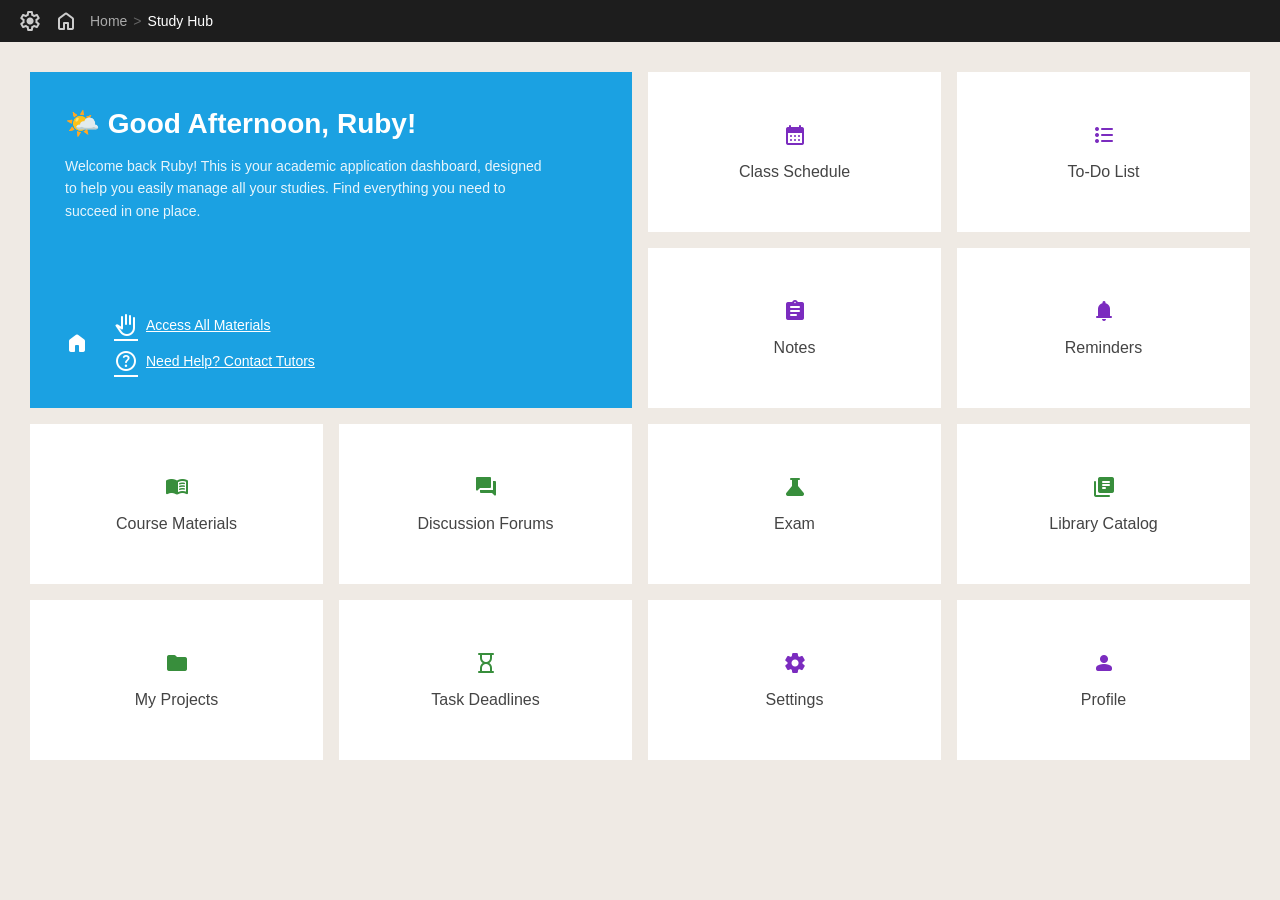
<file: index.html>
<!DOCTYPE html>
<html lang="en">
<head>
    <meta charset="UTF-8">
    <meta name="viewport" content="width=device-width, initial-scale=1.0">
    <title>Study Hub</title>
    <link rel="stylesheet" href="style.css">
    <link rel="stylesheet" href="https://fonts.googleapis.com/css2?family=Material+Symbols+Rounded:opsz,wght,FILL,GRAD@24,300,0,0">
</head>
<body>
    <header class="topbar">
        <span class="material-symbols-rounded topbar-icon">settings</span>
        <span class="material-symbols-rounded topbar-icon">home</span>
        <nav class="breadcrumbs">
            <a href="#">Home</a>
            <span>&gt;</span>
            <a href="#" class="active">Study Hub</a>
        </nav>
    </header>

    <main class="dashboard">
        <section class="tile welcome">
            <div class="welcome-content">
                <h2>Welcome to Study Hub</h2>
                <p>
                    Welcome back Ruby! This is your academic application dashboard, designed
                    to help you easily manage all your studies. Find
                    everything you need to succeed in one place.
                </p>
            </div>
            <div class="welcome-bottom">
                <span class="material-symbols-rounded home-icon">home</span>
                <div class="welcome-links">
                    <a href="#" class="link-item">
                        <span class="material-symbols-rounded">back_hand</span> Access All Materials
                    </a>
                    <a href="#" class="link-item">
                        <span class="material-symbols-rounded">help</span> Need Help? Contact Tutors
                    </a>
                </div>
            </div>
        </section>

        <section class="tile purple">
            <span class="material-symbols-rounded tile-icon">calendar_month</span>
            <h3 class="tile-title">Class Schedule</h3>
        </section>

        <section class="tile purple">
            <span class="material-symbols-rounded tile-icon">format_list_bulleted</span>
            <h3 class="tile-title">To-Do List</h3>
        </section>

        <section class="tile purple">
            <span class="material-symbols-rounded tile-icon">assignment</span>
            <h3 class="tile-title">Notes</h3>
        </section>

        <section class="tile purple">
            <span class="material-symbols-rounded tile-icon">notifications</span>
            <h3 class="tile-title">Reminders</h3>
        </section>

        <section class="tile green">
            <span class="material-symbols-rounded tile-icon">menu_book</span>
            <h3 class="tile-title">Course Materials</h3>
        </section>

        <section class="tile green">
            <span class="material-symbols-rounded tile-icon">forum</span>
            <h3 class="tile-title">Discussion Forums</h3>
        </section>


        <section class="tile green">
            <span class="material-symbols-rounded tile-icon">science</span>
            <h3 class="tile-title">Exam</h3>
        </section>

        <section class="tile green">
            <span class="material-symbols-rounded tile-icon">library_books</span>
            <h3 class="tile-title">Library Catalog</h3>
        </section>

        <section class="tile green">
            <span class="material-symbols-rounded tile-icon">folder</span>
            <h3 class="tile-title">My Projects</h3>
        </section>

        <section class="tile green">
            <span class="material-symbols-rounded tile-icon">hourglass_empty</span>
            <h3 class="tile-title">Task Deadlines</h3>
        </section>

        <section class="tile purple">
            <span class="material-symbols-rounded tile-icon">settings</span>
            <h3 class="tile-title">Settings</h3>
        </section>

         <section class="tile purple">
            <span class="material-symbols-rounded tile-icon">person</span>
            <h3 class="tile-title">Profile</h3>
        </section>
    </main>

    <script src="script.js"></script>
</body>
</html>
</file>
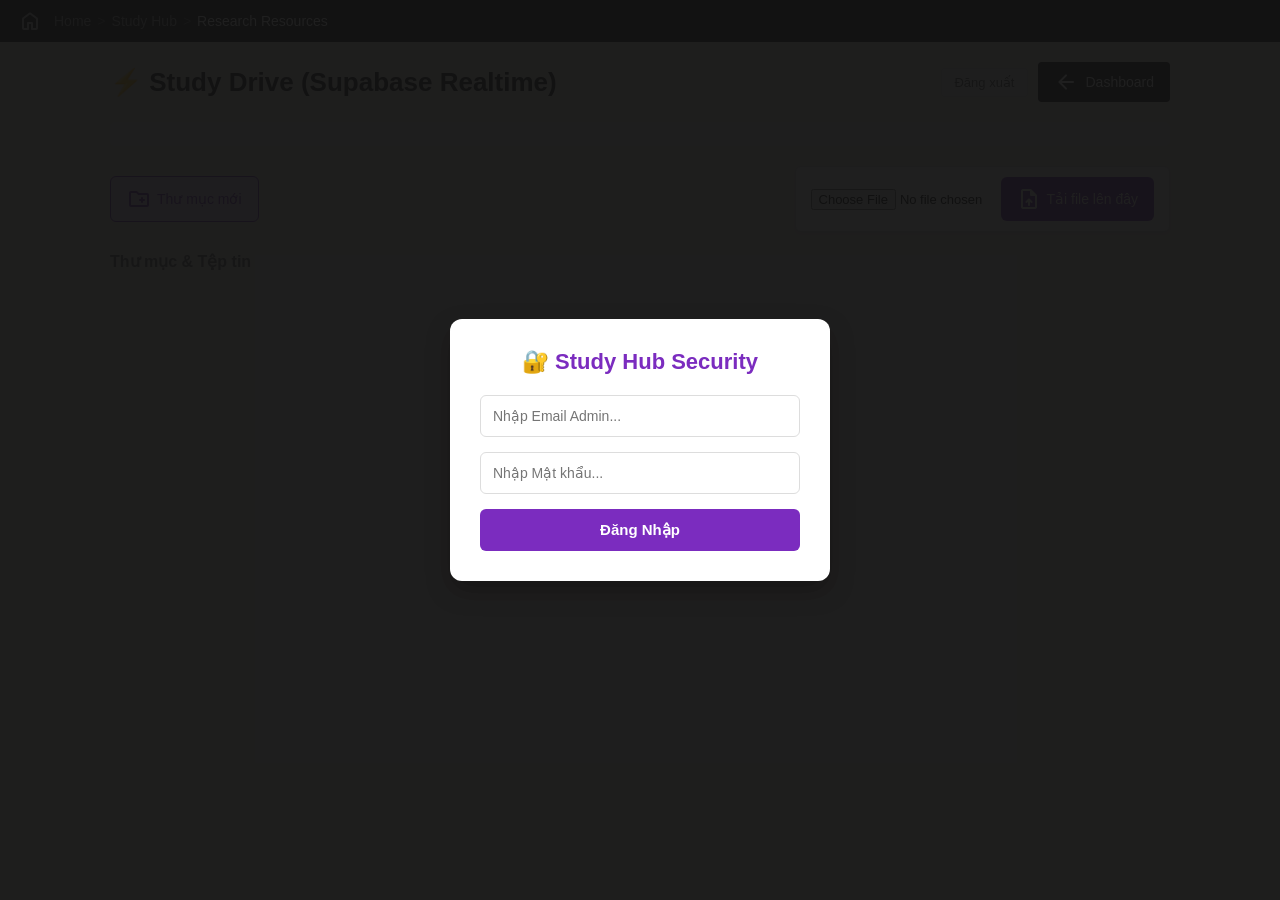
<file: pages/my-projects.html>
<!DOCTYPE html>
<html lang="en">
<head>
    <meta charset="UTF-8">
    <meta name="viewport" content="width=device-width, initial-scale=1.0">
    <title>My Projects - Supabase Cloud</title>
    <link rel="stylesheet" href="../style.css">
    <link rel="stylesheet" href="https://fonts.googleapis.com/css2?family=Material+Symbols+Rounded:opsz,wght,FILL,GRAD@24,300,0,0">
    
    <style>
        .resource-container { padding: 20px; max-width: 1100px; margin: 0 auto; }
        .resource-header { display: flex; justify-content: space-between; align-items: center; margin-bottom: 20px; }
        .resource-header h2 { font-size: 26px; color: #1d1d1d; font-weight: 600; }
        
        /* Giao diện đăng nhập bảo mật */
        .auth-overlay { position: fixed; top: 0; left: 0; width: 100%; height: 100%; background: #121212f0; display: flex; justify-content: center; align-items: center; z-index: 9999; }
        .auth-card { background: white; padding: 30px; border-radius: 12px; width: 100%; max-width: 380px; box-shadow: 0 10px 25px rgba(0,0,0,0.3); text-align: center; }
        .auth-card h3 { margin-top: 0; margin-bottom: 20px; color: #7B2CBF; font-size: 22px; }
        .auth-input { width: 100%; padding: 12px; margin-bottom: 15px; border: 1px solid #ddd; border-radius: 6px; box-sizing: border-box; font-size: 14px; }
        .btn-auth { width: 100%; background: #7B2CBF; color: white; border: none; padding: 12px; border-radius: 6px; cursor: pointer; font-weight: 600; font-size: 15px; }
        .btn-auth:hover { background: #5a189a; }

        /* Drive UI Elements */
        .drive-breadcrumbs { display: flex; align-items: center; gap: 8px; background: #f4f5f7; padding: 12px 16px; border-radius: 6px; margin-bottom: 20px; font-weight: 500; font-size: 15px; }
        .drive-crumb { color: #7B2CBF; cursor: pointer; display: flex; align-items: center; gap: 4px; }
        .drive-crumb:hover { text-decoration: underline; }
        .drive-separator { color: #999; }
        .drive-crumb.current { color: #1d1d1d; cursor: default; pointer-events: none; }

        .drive-toolbar { display: flex; justify-content: space-between; align-items: center; gap: 15px; margin-bottom: 20px; flex-wrap: wrap; }
        .upload-zone { background: #fff; border: 1px solid #e0e0e0; padding: 10px 15px; border-radius: 6px; display: flex; align-items: center; gap: 10px; box-shadow: 0 2px 5px rgba(0,0,0,0.05); }
        .upload-zone input[type="file"] { max-width: 180px; font-size: 13px; }
        
        .btn-action { background: #7B2CBF; color: white; border: none; padding: 10px 16px; border-radius: 6px; cursor: pointer; display: inline-flex; align-items: center; gap: 6px; font-weight: 500; font-size: 14px; }
        .btn-action:hover { background: #5a189a; }
        .btn-secondary { background: #f0e6ff; color: #7B2CBF; border: 1px solid #7B2CBF; }
        .btn-secondary:hover { background: #e1ccff; }
        .btn-logout { background: #f5f5f5; color: #555; font-size: 13px; padding: 6px 12px; border-radius: 4px; border: 1px solid #ddd; cursor: pointer; }

        .drive-grid { display: grid; grid-template-columns: repeat(auto-fill, minmax(200px, 1fr)); gap: 16px; margin-top: 10px; }
        .drive-item { background: white; border: 1px solid #e0e0e0; padding: 15px; border-radius: 8px; cursor: pointer; transition: all 0.2s; position: relative; display: flex; align-items: center; gap: 12px; box-shadow: 0 1px 3px rgba(0,0,0,0.05); }
        .drive-item:hover { background: #f8f5fc; border-color: #7B2CBF; transform: translateY(-2px); }
        .drive-item .item-icon { font-size: 28px; }
        .drive-item.folder .item-icon { color: #FFB703; }
        .drive-item.file .item-icon { color: #2196F3; }
        
        .item-name { font-size: 14px; font-weight: 500; color: #1d1d1d; white-space: nowrap; overflow: hidden; text-overflow: ellipsis; flex: 1; border-right: 25px solid transparent; }
        .btn-item-delete { position: absolute; right: 8px; top: 50%; transform: translateY(-50%); background: none; border: none; color: #ff4d4d; cursor: pointer; display: none; opacity: 0.7; z-index: 10; }
        .drive-item:hover .btn-item-delete { display: inline-flex; }

        .btn-back { display: inline-flex; align-items: center; gap: 8px; background: #1d1d1d; color: white; text-decoration: none; padding: 8px 16px; border-radius: 4px; font-size: 14px; }
        #upload-status { font-size: 14px; color: #7B2CBF; font-weight: 600; margin: 0; background: #f0e6ff; padding: 8px 12px; border-radius: 6px; border-left: 4px solid #7B2CBF; }
    </style>
</head>
<body>
    <div class="auth-overlay" id="auth-screen">
        <div class="auth-card">
            <h3>🔐 Study Hub Security</h3>
            <input type="email" id="auth-email" class="auth-input" placeholder="Nhập Email Admin...">
            <input type="password" id="auth-password" class="auth-input" placeholder="Nhập Mật khẩu...">
            <button class="btn-auth" id="btn-login">Đăng Nhập</button>
        </div>
    </div>

    <header class="topbar">
        <span class="material-symbols-rounded topbar-icon" onclick="window.location.href='../index.html'">home</span>
        <nav class="breadcrumbs">
            <a href="../index.html">Home</a><span>&gt;</span>
            <a href="../index.html">Study Hub</a><span>&gt;</span>
            <a href="#" class="active">Research Resources</a>
        </nav>
    </header>

    <main class="resource-container">
        <div class="resource-header">
            <h2>⚡ Study Drive (Supabase Realtime)</h2>
            <div style="display: flex; align-items: center; gap: 10px;">
                <button class="btn-logout" id="btn-logout">Đăng xuất</button>
                <a href="../index.html" class="btn-back">
                    <span class="material-symbols-rounded">arrow_back</span> Dashboard
                </a>
            </div>
        </div>

        <div class="drive-breadcrumbs" id="drive-crumbs-ui"></div>

        <div class="drive-toolbar">
            <button class="btn-action btn-secondary" id="btn-new-folder">
                <span class="material-symbols-rounded">create_new_folder</span> Thư mục mới
            </button>
            
            <div class="upload-zone">
                <input type="file" id="file-chooser">
                <button class="btn-action" id="btn-submit-upload">
                    <span class="material-symbols-rounded">upload_file</span> Tải file lên đây
                </button>
            </div>
            <p id="upload-status" style="display: none;"></p>
        </div>

        <h3 style="font-size: 16px; color: #666; margin-bottom: 10px;">Thư mục & Tệp tin</h3>
        <div class="drive-grid" id="drive-grid-ui"></div>
    </main>
    
    <script>
        const Supabase = {
            createClient: (url, key) => {
                const getAuthToken = () => {
                    const sessionData = localStorage.getItem(`sb-${url}-auth-token`);
                    if (!sessionData) return "";
                    try {
                        return JSON.parse(sessionData).access_token || "";
                    } catch(e) { return ""; }
                };

                return {
                    auth: {
                        getSession: async () => {
                            const sessionData = localStorage.getItem(`sb-${url}-auth-token`);
                            return sessionData ? { data: { session: JSON.parse(sessionData) }, error: null } : { data: { session: null }, error: null };
                        },
                        signInWithPassword: async ({ email, password }) => {
                            try {
                                const response = await fetch(`${url}/auth/v1/token?grant_type=password`, {
                                    method: 'POST',
                                    headers: { 'apikey': key, 'Content-Type': 'application/json' },
                                    body: JSON.stringify({ email, password })
                                });
                                
                                const data = await response.json();
                        
                                // SỬA LỖI: Bắt chặt mã trạng thái HTTP không thành công từ máy chủ Supabase
                                if (!response.ok || data.error || data.error_description) {
                                    return { 
                                        data: null, 
                                        error: { message: data.error_description || data.error || `Lỗi xác thực (${response.status})` } 
                                    };
                                }
                        
                                const session = { access_token: data.access_token, token_type: data.token_type, expires_in: data.expires_in, refresh_token: data.refresh_token, user: data.user };
                                localStorage.setItem(`sb-${url}-auth-token`, JSON.stringify(session));
                                return { data: { session }, error: null };
                            } catch (err) { 
                                return { data: null, error: err }; 
                            }
                        },
                        signOut: async () => {
                            localStorage.removeItem(`sb-${url}-auth-token`);
                            return { error: null };
                        }
                    },
                    from: (table) => {
                        return {
                            select: async (columns = '*') => {
                                try {
                                    const token = getAuthToken();
                                    const headers = { 'apikey': key };
                                    if (token) headers['Authorization'] = `Bearer ${token}`;

                                    const response = await fetch(`${url}/rest/v1/${table}?select=${columns}`, {
                                        method: 'GET',
                                        headers: headers
                                    });
                                    if (!response.ok) throw new Error(`HTTP Error ${response.status}`);
                                    return { data: await response.json(), error: null };
                                } catch (err) {
                                    return { data: null, error: err };
                                }
                            },
                            insert: async (payload) => {
                                try {
                                    const token = getAuthToken();
                                    const headers = { 
                                        'apikey': key, 
                                        'Content-Type': 'application/json', 
                                        'Prefer': 'return=representation' 
                                    };
                                    if (token) headers['Authorization'] = `Bearer ${token}`;

                                    const response = await fetch(`${url}/rest/v1/${table}`, {
                                        method: 'POST',
                                        headers: headers,
                                        body: JSON.stringify(payload)
                                    });
                                    if (!response.ok) throw new Error(`HTTP Error ${response.status}`);
                                    return { data: await response.json(), error: null };
                                } catch (err) {
                                    return { data: null, error: err };
                                }
                            },
                            delete: function() {
                                this._method = 'DELETE';
                                return this;
                            },
                            eq: async function(column, value) {
                                try {
                                    const token = getAuthToken();
                                    const headers = { 'apikey': key };
                                    if (token) headers['Authorization'] = `Bearer ${token}`;

                                    await fetch(`${url}/rest/v1/${table}?${column}=eq.${value}`, {
                                        method: this._method || 'DELETE',
                                        headers: headers
                                    });
                                    return { error: null };
                                } catch (err) {
                                    return { error: err };
                                }
                            }
                        };
                    },
                    storage: {
                        from: (bucket) => ({
                            upload: async (path, file) => {
                                try {
                                    const token = getAuthToken();
                                    const headers = { 'apikey': key };
                                    if (token) headers['Authorization'] = `Bearer ${token}`;

                                    // Sử dụng truyền thẳng nhị phân (Binary body) thay vì FormData để tránh lỗi Multi-part 400 mã hóa tên file tiếng Việt
                                    const response = await fetch(`${url}/storage/v1/object/${bucket}/${encodeURIComponent(path)}`, {
                                        method: 'POST',
                                        headers: headers,
                                        body: file
                                    });
                                    if (!response.ok) throw new Error(`Upload Error ${response.status}`);
                                    return { data: await response.json(), error: null };
                                } catch (err) {
                                    return { data: null, error: err };
                                }
                            },
                            createSignedUrl: async (path, expiresIn) => {
                                try {
                                    const token = getAuthToken();
                                    const headers = { 'apikey': key, 'Content-Type': 'application/json' };
                                    if (token) headers['Authorization'] = `Bearer ${token}`;

                                    const response = await fetch(`${url}/storage/v1/object/sign/${bucket}/${encodeURIComponent(path)}`, {
                                        method: 'POST',
                                        headers: headers,
                                        body: JSON.stringify({ expiresIn })
                                    });
                                    const resData = await response.json();
                                    return { data: { signedUrl: `${url}/storage/v1${resData.signedURL}` }, error: null };
                                } catch (err) {
                                    return { data: null, error: err };
                                }
                            },
                            remove: async (paths) => {
                                try {
                                    const token = getAuthToken();
                                    const headers = { 'apikey': key, 'Content-Type': 'application/json' };
                                    if (token) headers['Authorization'] = `Bearer ${token}`;

                                    const response = await fetch(`${url}/storage/v1/object/${bucket}`, {
                                        method: 'DELETE',
                                        headers: headers,
                                        body: JSON.stringify({ prefixes: paths })
                                    });
                                    return { data: await response.json(), error: null };
                                } catch (err) {
                                    return { data: null, error: err };
                                }
                            }
                        })
                    }
                };
            }
        };
    </script>

    <script>
        const SUPABASE_URL = "https://gtzofdpccnksdyqqqzhv.supabase.co";
        const SUPABASE_ANON_KEY = "eyJhbGciOiJIUzI1NiIsInR5cCI6IkpXVCJ9.eyJpc3MiOiJzdXBhYmFzZSIsInJlZiI6Imd0em9mZHBjY25rc2R5cXFxemh2Iiwicm9sZSI6ImFub24iLCJpYXQiOjE3ODI5NjA3NDEsImV4cCI6MjA5ODUzNjc0MX0.mBC3FUhHQv43QYTeERS-q210q-9SgeX52SPqJYRbqLQ";
        
        const supabase = Supabase.createClient(SUPABASE_URL, SUPABASE_ANON_KEY);

        let currentFolderId = "root"; 
        let folderPathHistory = [{ id: "root", name: "My Drive" }]; 
        let allDriveItems = [];

        window.onload = async () => {
            if (supabase) {
                const { data: { session } } = await supabase.auth.getSession();
                if (session) {
                    document.getElementById("auth-screen").style.display = "none";
                    fetchDriveData();
                }
            }
        };

        document.getElementById("btn-login").addEventListener("click", async () => {
            const email = document.getElementById("auth-email").value.trim();
            const password = document.getElementById("auth-password").value;
            
            if (!email || !password) { 
                alert("Nhập đủ tài khoản mật khẩu đã bro ơi!"); 
                return; 
            }
            
            try {
                // SỬA LỖI: Buộc xóa session/token cũ ngay lập tức để thực hiện quy trình kiểm tra mới sạch sẽ
                localStorage.removeItem(`sb-${SUPABASE_URL}-auth-token`);
        
                const { data, error } = await supabase.auth.signInWithPassword({ email, password });
                
                // SỬA LỖI: Đuổi về/Chặn đứng lập tức dòng lệnh thực thi phía sau nếu thông tin sai lệch
                if (error) { 
                    alert("Mật khẩu hoặc Email sai rồi bro ơi! Vui lòng kiểm tra lại."); 
                    return; 
                } 
                
                // Nếu đúng thông tin, cho phép mở khóa
                if (data && data.session) {
                    document.getElementById("auth-screen").style.display = "none"; 
                    fetchDriveData(); 
                } else {
                    alert("Không tìm thấy phiên đăng nhập hợp lệ!");
                }
            } catch (err) { 
                alert("Có lỗi xảy ra khi xử lý đăng nhập!"); 
            }
        });

        document.getElementById("btn-logout").addEventListener("click", async () => {
            if(supabase) await supabase.auth.signOut();
            location.reload();
        });

        async function fetchDriveData() {
            const gridUi = document.getElementById("drive-grid-ui");
            gridUi.innerHTML = "<p>Đang đồng bộ dữ liệu Supabase...</p>";

            try {
                const { data, error } = await supabase.from('drive').select('*');
                if (error) {
                    gridUi.innerHTML = `<p style='color:red;'>Lỗi kết nối bộ nhớ dữ liệu.</p>`;
                    console.error(error);
                    return;
                }
                allDriveItems = data || [];
                renderDrive();
            } catch(e) {
                gridUi.innerHTML = "<p>Lỗi xử lý đồng bộ mạng.</p>";
            }
        }

        function renderDrive() {
            renderCrumbs();
            const gridUi = document.getElementById("drive-grid-ui");
            const currentItems = allDriveItems.filter(item => item.parent_id === currentFolderId);

            if (currentItems.length === 0) {
                gridUi.innerHTML = "<p style='color:#999; grid-column: 1/-1; text-align:center; padding: 40px 0;'>Thư mục này còn trống.</p>";
                return;
            }

            currentItems.sort((a, b) => b.is_folder - a.is_folder);

            gridUi.innerHTML = currentItems.map(item => {
                if (item.is_folder) {
                    return `
                        <div class="drive-item folder" onclick="navigateToFolder('${item.id}', '${item.name}')">
                            <span class="material-symbols-rounded item-icon">folder</span>
                            <span class="item-name">${item.name}</span>
                            <button class="btn-item-delete" onclick="event.stopPropagation(); deleteItem('${item.id}', true, '')">
                                <span class="material-symbols-rounded" style="font-size:20px;">delete</span>
                            </button>
                        </div>
                    `;
                } else {
                    return `
                        <div class="drive-item file" onclick="downloadFile('${item.storage_path}')">
                            <span class="material-symbols-rounded item-icon">description</span>
                            <span class="item-name">${item.name}</span>
                            <button class="btn-item-delete" onclick="event.stopPropagation(); deleteItem('${item.id}', false, '${item.storage_path}')">
                                <span class="material-symbols-rounded" style="font-size:20px;">delete</span>
                            </button>
                        </div>
                    `;
                }
            }).join('');
        }

        function renderCrumbs() {
            const crumbsUi = document.getElementById("drive-crumbs-ui");
            crumbsUi.innerHTML = folderPathHistory.map((crumb, idx) => {
                if (idx === folderPathHistory.length - 1) {
                    return `<span class="drive-crumb current">${crumb.name}</span>`;
                }
                return `<span class="drive-crumb" onclick="clickCrumb(${idx})">${crumb.name}</span><span class="drive-separator">&gt;</span>`;
            }).join('');
        }

        window.navigateToFolder = function(folderId, folderName) {
            currentFolderId = folderId;
            folderPathHistory.push({ id: folderId, name: folderName });
            renderDrive();
        }

        window.clickCrumb = function(index) {
            folderPathHistory = folderPathHistory.slice(0, index + 1);
            currentFolderId = folderPathHistory[index].id;
            renderDrive();
        }

        // Tạo thư mục mới
        document.getElementById("btn-new-folder").addEventListener("click", async () => {
            const folderName = prompt("Nhập tên thư mục mới:");
            if (!folderName || folderName.trim() === "") return;

            const { error } = await supabase.from('drive').insert([
                { name: folderName.trim(), is_folder: true, parent_id: currentFolderId }
            ]);

            if (error) alert("Không thể tạo thư mục! Hãy chắc chắn đã cấu hình quyền cho bảng này.");
            else fetchDriveData();
        });

        // Tải tệp tin lên
        document.getElementById("btn-submit-upload").addEventListener("click", async () => {
            const fileChooser = document.getElementById("file-chooser");
            const statusText = document.getElementById("upload-status");
            const file = fileChooser.files[0];

            if (!file) {
                alert("Vui lòng chọn 1 file từ máy trước!");
                return;
            }

            statusText.style.display = "block";
            statusText.innerText = "⏳ Đang kết nối Supabase Storage...";

            const cleanName = file.name.replace(/[^a-zA-Z0-9.\-_]/g, '_');
            const storagePath = `${Date.now()}_${cleanName}`;

            const { data, error } = await supabase.storage.from('drive').upload(storagePath, file);

            if (error) {
                statusText.innerText = "❌ Tải lên Storage thất bại! Kiểm tra lại chính sách Policy Storage.";
                console.error(error);
                return;
            }

            statusText.innerText = "⏳ Đồng bộ cấu trúc dữ liệu...";

            const { error: dbError } = await supabase.from('drive').insert([
                { name: file.name, is_folder: false, parent_id: currentFolderId, storage_path: storagePath }
            ]);

            if (dbError) {
                statusText.innerText = "❌ Lỗi lưu dữ liệu cấu trúc.";
            } else {
                statusText.innerText = "✅ Tải lên đám mây thành công 100%!";
                fileChooser.value = "";
                setTimeout(() => statusText.style.display = "none", 3000);
                fetchDriveData();
            }
        });

        window.downloadFile = async function(storagePath) {
            const { data, error } = await supabase.storage.from('drive').createSignedUrl(storagePath, 60);
            if (error) {
                alert("Không thể tạo liên kết tải file!");
            } else {
                window.open(data.signedUrl, '_blank');
            }
        }

        window.deleteItem = async function(itemId, isFolder, storagePath) {
            const msg = isFolder ? "Xóa thư mục này?" : "Xóa file này vĩnh viễn khỏi đám mây Supabase?";
            if (!confirm(msg)) return;

            if (!isFolder) {
                await supabase.storage.from('drive').remove([storagePath]);
            }

            const { error } = await supabase.from('drive').delete().eq('id', itemId);
            if (error) alert("Xóa thất bại!");
            else fetchDriveData();
        }
    </script>
</body>
</html>
</file>
<file: style.css>
/* --- Reset & Base Styles --- */
* {
    margin: 0;
    padding: 0;
    box-sizing: border-box;
}

body {
    font-family: "Segoe UI", Tahoma, Geneva, Verdana, sans-serif;
    background-color: #EFEAE4;
    min-height: 100vh;
}

/* --- Topbar --- */
.topbar {
    height: 42px;
    background: #1d1d1d;
    color: white;
    display: flex;
    align-items: center;
    padding: 0 18px;
    gap: 12px;
}

.topbar-icon {
    font-size: 18px;
    cursor: pointer;
    color: #ccc;
}

.breadcrumbs {
    font-size: 14px;
    display: flex;
    align-items: center;
    gap: 6px;
}

.breadcrumbs a {
    color: #aaa;
    text-decoration: none;
}

.breadcrumbs span {
    color: #666;
}

.breadcrumbs a.active {
    color: white;
}

/* --- Dashboard Grid Layout --- */
.dashboard {
    display: grid;
    /* Chia thành 4 cột đều nhau */
    grid-template-columns: repeat(4, 1fr); 
    /* Chiều cao mỗi hàng cố định tầm 160px để tạo ô vuông */
    grid-auto-rows: 160px; 
    gap: 16px;
    padding: 30px;
    max-width: 1600px;
    margin: 0 auto;
}

/* --- Base Tile Styles (Các ô chức năng) --- */
.tile {
    background: white; /* Đa số các ô có nền trắng */
    color: #333;
    display: flex;
    flex-direction: column;
    justify-content: center;
    align-items: center;
    gap: 16px;
    padding: 15px;
    cursor: pointer;
    transition: all .15s ease-out;
}

.tile:hover {
    filter: brightness(0.95);
    transform: scale(1.02);
}

.tile-icon {
    font-size: 52px;
    font-variation-settings: 'FILL' 1; /* Đổ đặc icon */
}

.tile-title {
    font-size: 16px;
    font-weight: 400;
    text-align: center;
    color: #444;
}

/* --- Ô Welcome (Đặc biệt) --- */
.welcome {
    grid-column: span 2; /* Chiếm 2 cột */
    grid-row: span 2;    /* Chiếm 2 hàng */
    background: #1BA1E2; /* Nền xanh dương đặc trưng */
    color: white;
    align-items: flex-start;
    justify-content: space-between;
    padding: 35px;
}

.welcome:hover {
    filter: brightness(1.08);
    transform: none; /* Không cần scale ô lớn */
}

.welcome-content h2 {
    font-size: 28px;
    font-weight: 600;
    margin-bottom: 15px;
}

.welcome-content p {
    font-size: 14px;
    line-height: 1.6;
    max-width: 90%;
    opacity: 0.9;
}

.welcome-bottom {
    display: flex;
    align-items: center;
    gap: 25px;
    width: 100%;
}

.home-icon {
    font-size: 75px;
    font-variation-settings: 'FILL' 1;
}

.welcome-links {
    display: flex;
    flex-direction: column;
    gap: 12px;
}

.welcome-links a {
    color: white;
    text-decoration: underline;
    font-size: 14px;
    display: flex;
    align-items: center;
    gap: 8px;
}

.welcome-links a:hover {
    opacity: 0.8;
}

/* --- Phân loại màu sắc Icon theo cụm (Giống ảnh mẫu) --- */

/* Nhóm màu Tím (Hàng đầu và Hàng cuối) */
.tile.purple .tile-icon {
    color: #7B2CBF; 
}

/* Nhóm màu Xanh Lá (Các hàng ở giữa) */
.tile.green .tile-icon {
    color: #388E3C; 
}
</file>
